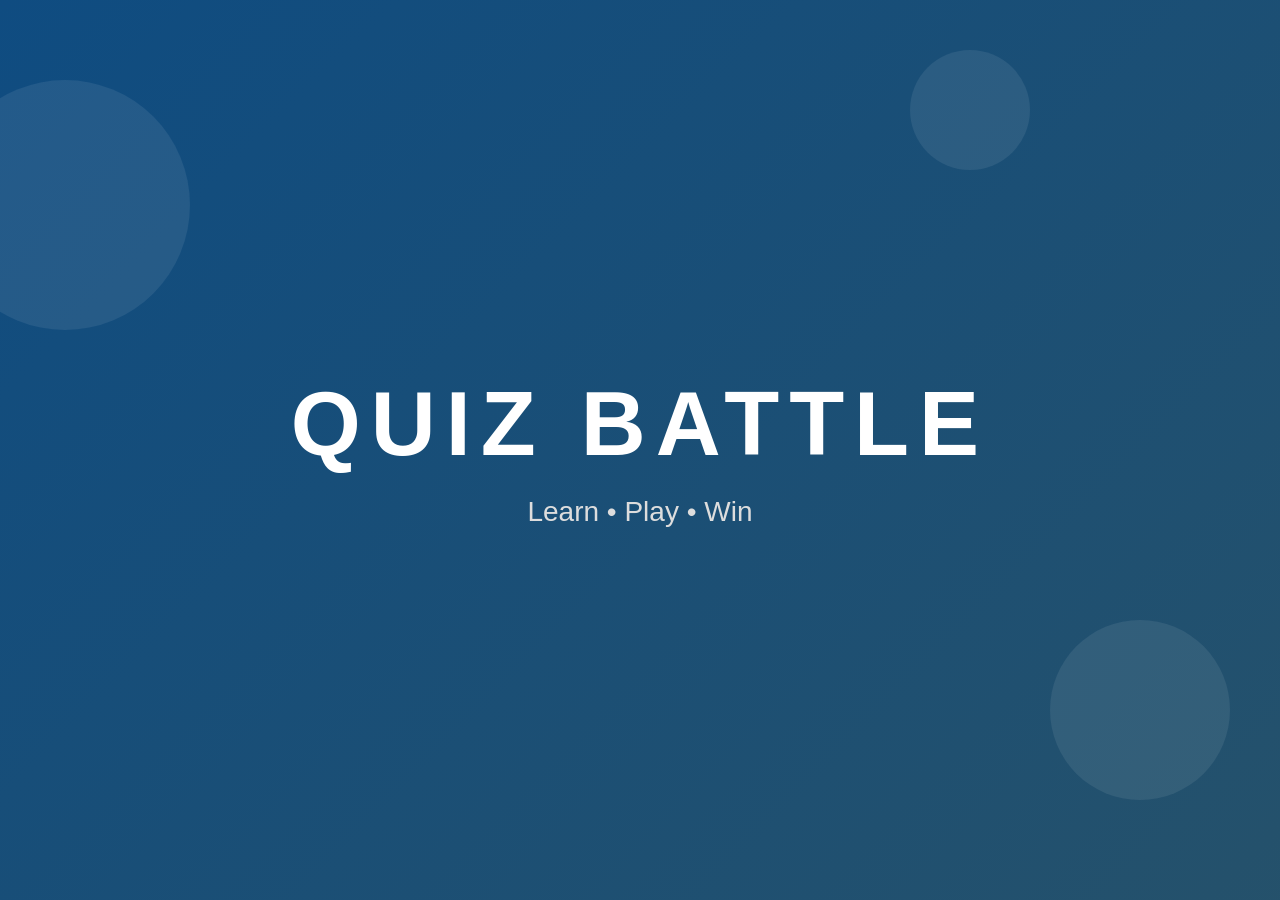
<file: frontend/index.html>
<!DOCTYPE html>
<html lang="en">

<head>
    <meta charset="UTF-8">
    <meta name="viewport" content="width=device-width, initial-scale=1.0">
    <title>Quiz Battle</title>
    <link rel="stylesheet" href="css/style.css">
</head>

<body>

    <!-- Floating Background Circles -->
    <div class="circle c1"></div>
    <div class="circle c2"></div>
    <div class="circle c3"></div>

    <div class="container">

        <h1 class="title">QUIZ BATTLE</h1>

        <p class="subtitle">
            Learn • Play • Win
        </p>

    </div>

    <script src="js/script.js"></script>

</body>

</html>
</file>
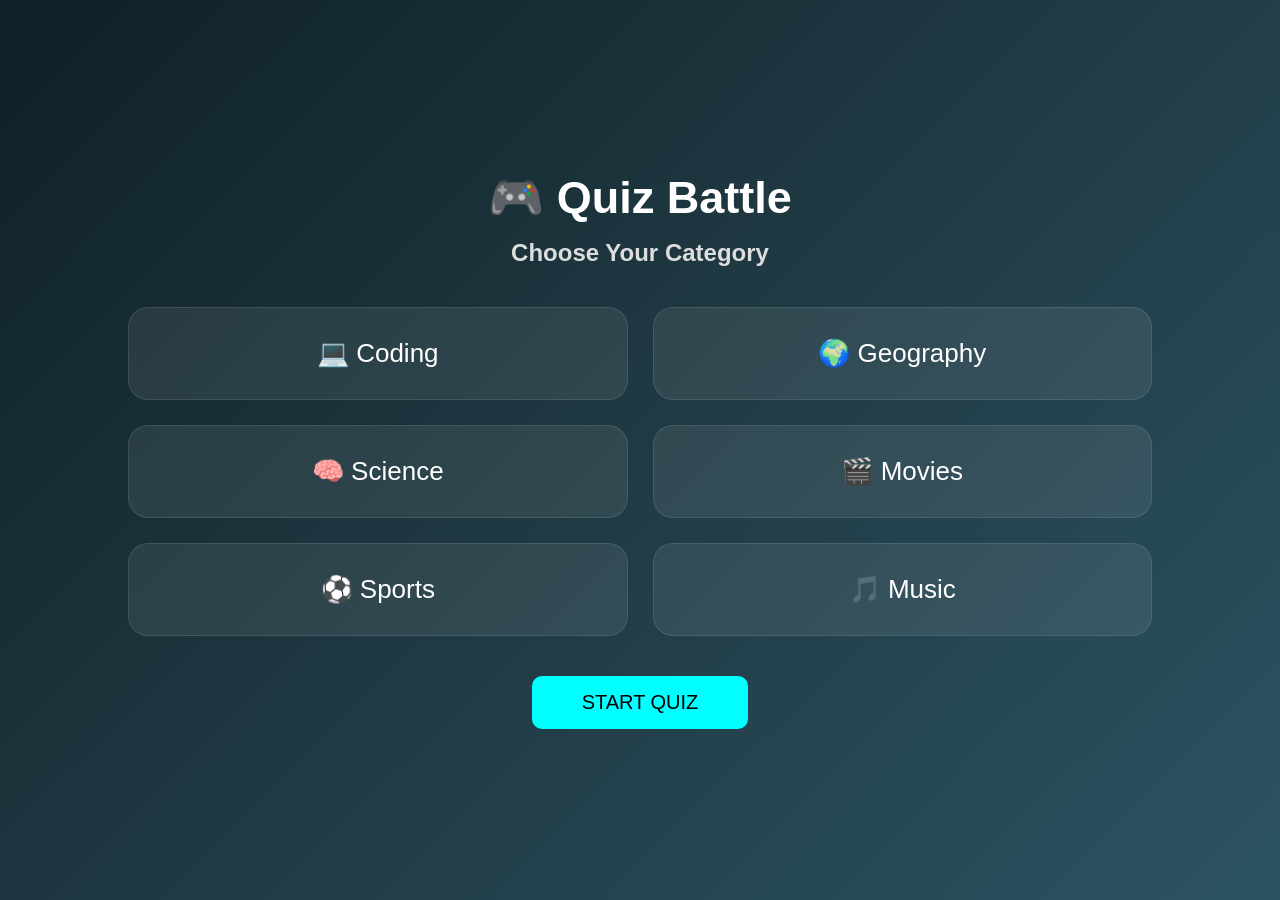
<file: frontend/category.html>
<!DOCTYPE html>
<html lang="en">
<head>
    <meta charset="UTF-8">
    <meta name="viewport" content="width=device-width, initial-scale=1.0">
    <title>Select Category</title>

    <link rel="stylesheet" href="category.css">
</head>

<body>

<div class="container">

    <h1>🎮 Quiz Battle</h1>

    <h2>Choose Your Category</h2>

    <div class="grid">

        <div class="card">💻 Coding</div>

        <div class="card">🌍 Geography</div>

        <div class="card">🧠 Science</div>

        <div class="card">🎬 Movies</div>

        <div class="card">⚽ Sports</div>

        <div class="card">🎵 Music</div>

    </div>

    <button id="startBtn">START QUIZ</button>

</div>
<script src="category.js"></script>
</body>
</html>
</file>
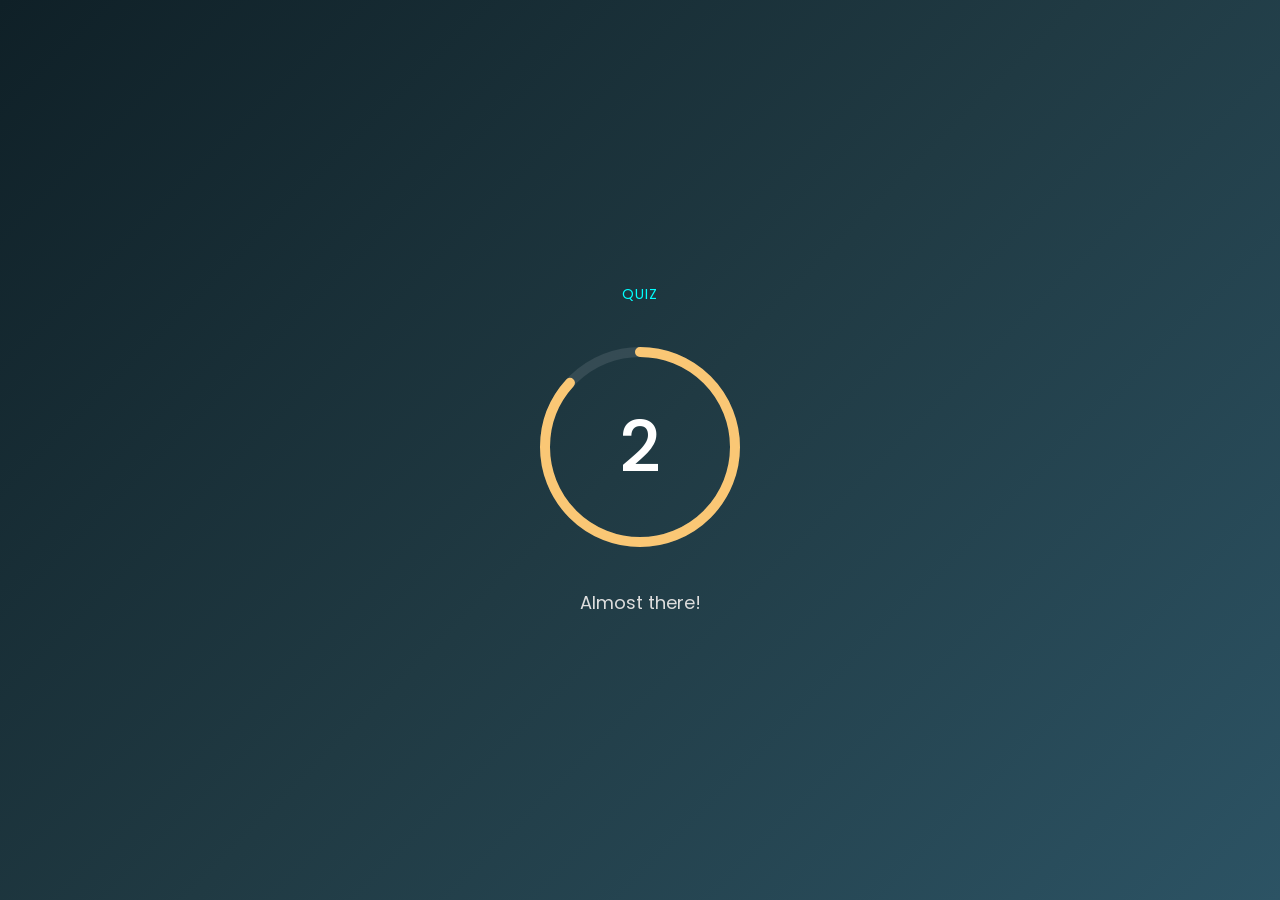
<file: frontend/countdown.html>
<!DOCTYPE html>
<html lang="en">
<head>
    <meta charset="UTF-8">
    <meta name="viewport" content="width=device-width, initial-scale=1.0">
    <title>Get Ready - Quiz Battle</title>
    <link href="https://fonts.googleapis.com/css2?family=Poppins:wght@300;500;700&display=swap" rel="stylesheet">
    <link rel="stylesheet" href="countdown.css">
</head>
<body>

    <div class="countdown-wrap">
        <div class="category-label" id="cat-label">Loading...</div>

        <div class="circle-wrap">
            <svg class="circle-svg" viewBox="0 0 220 220">
                <circle class="circle-bg" cx="110" cy="110" r="95"/>
                <circle class="circle-progress" id="ring" cx="110" cy="110" r="95"/>
            </svg>
            <div class="circle-number" id="num">3</div>
            <div class="go-text" id="go-text">GO!</div>
        </div>

        <div class="status-text" id="status">Get ready...</div>
    </div>

    <script src="countdown.js"></script>
</body>
</html>
</file>
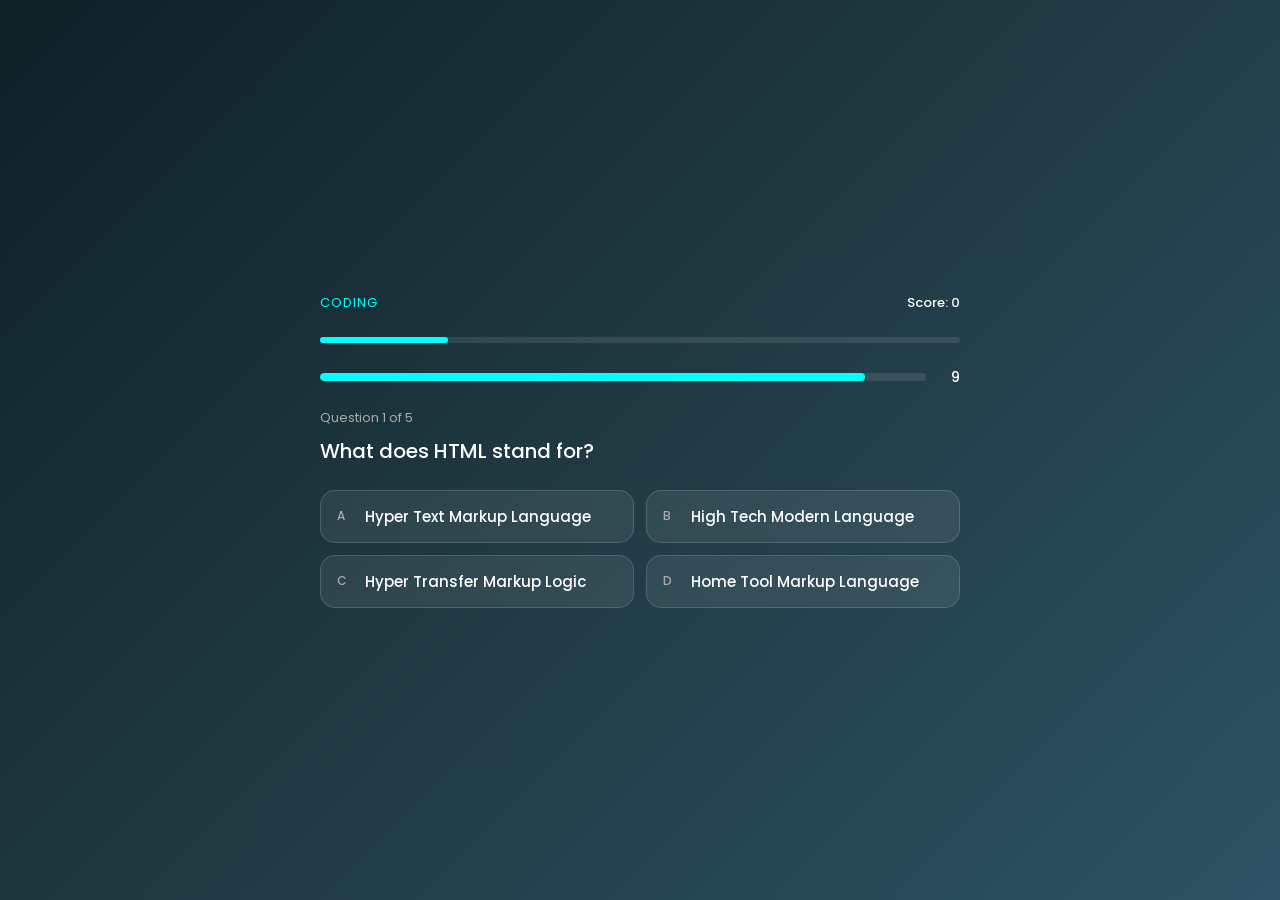
<file: frontend/quiz.html>
<!DOCTYPE html>
<html lang="en">
<head>
    <meta charset="UTF-8">
    <meta name="viewport" content="width=device-width, initial-scale=1.0">
    <title>Quiz - Quiz Battle</title>
    <link href="https://fonts.googleapis.com/css2?family=Poppins:wght@300;500;700&display=swap" rel="stylesheet">
    <link rel="stylesheet" href="quiz.css">
</head>
<body>
    <div class="quiz-container">
        <div id="quiz-screen">
            <div class="qb-header">
                <span class="qb-category" id="qb-cat">Coding</span>
                <span class="qb-score">Score: <span id="qb-score">0</span></span>
            </div>
            <div class="progress-bar"><div class="progress-fill" id="qb-progress"></div></div>
            <div class="timer-wrap">
                <div class="timer-bar"><div class="timer-fill" id="timer-fill"></div></div>
                <div class="timer-num" id="timer-num">10</div>
            </div>
            <div class="qnum" id="qb-qnum">Question 1 of 5</div>
            <div class="question" id="qb-question"></div>
            <div class="options" id="qb-options"></div>
        </div>

        <div id="result-screen" style="display:none">
            <div class="result-msg" id="result-msg"></div>
            <div class="result-score" id="result-score"></div>
            <p class="result-label">out of 5 questions</p>
            <button onclick="location.href='category.html'">Play Again</button>
        </div>
    </div>
    <script src="quiz.js"></script>
</body>
</html>
</file>
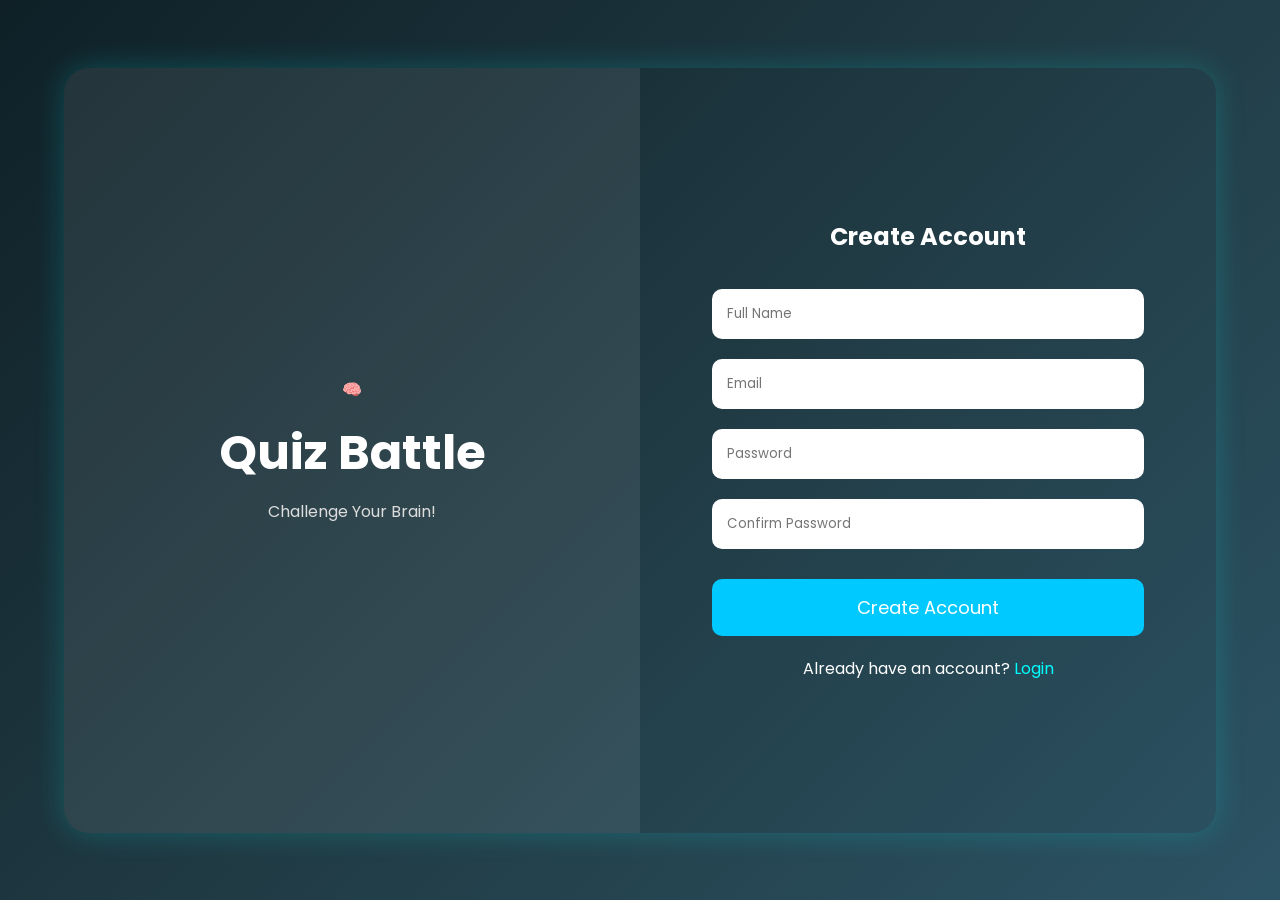
<file: frontend/signup.html>
<!DOCTYPE html>
<html lang="en">
<head>
    <meta charset="UTF-8">
    <meta name="viewport" content="width=device-width, initial-scale=1.0">
    <title>Sign Up - Quiz Battle</title>

    <link rel="stylesheet" href="signup.css">

    <link href="https://fonts.googleapis.com/css2?family=Poppins:wght@300;500;700&display=swap" rel="stylesheet">
</head>

<body>

<div class="container">

    <div class="left">

        <div class="logo">
            🧠
            <h1>Quiz Battle</h1>
            <p>Challenge Your Brain!</p>
        </div>

    </div>

    <div class="right">

        <div class="card">

            <h2>Create Account</h2>

            <input type="text" placeholder="Full Name">

            <input type="email" placeholder="Email">

            <input type="password" placeholder="Password">

            <input type="password" placeholder="Confirm Password">

           <button id="createBtn">Create Account</button>
             
            <p>
                Already have an account?
                <a href="login.html">Login</a>
            </p>

        </div>

    </div>

</div>
<script>
  document.getElementById("createBtn").addEventListener("click", function () {
    const name = document.querySelector('input[placeholder="Full Name"]').value.trim();
    const email = document.querySelector('input[placeholder="Email"]').value.trim();
    const password = document.querySelector('input[placeholder="Password"]').value.trim();
    const confirm = document.querySelector('input[placeholder="Confirm Password"]').value.trim();

    if (!name || !email || !password || !confirm) {
      alert("Please fill in all fields.");
      return;
    }

    if (password !== confirm) {
      alert("Passwords do not match!");
      return;
    }

    // Save user to localStorage
    localStorage.setItem("quizUser", JSON.stringify({ name, email }));

    // Redirect to category page
    window.location.href = "category.html";
  });
</script>
</body>
</html>
</file>
<file: frontend/css/style.css>
*{
    margin:0;
    padding:0;
    box-sizing:border-box;
    font-family:Arial,sans-serif;
}

body{

    height:100vh;
    overflow:hidden;

    display:flex;
    justify-content:center;
    align-items:center;

    background:linear-gradient(-45deg,#0f2027,#203a43,#2c5364,#0f4c81);
    background-size:400% 400%;

    animation:bg 10s ease infinite;

}

.container{

    text-align:center;
    z-index:2;

}

.title{

    color:white;

    font-size:90px;

    letter-spacing:10px;

    animation:zoom 2s ease,
              glow 2s infinite alternate;

}

.subtitle{

    color:#ddd;

    font-size:28px;

    margin-top:20px;

    opacity:0;

    animation:fade 2s forwards;

    animation-delay:1.8s;

}

/* Floating circles */

.circle{

    position:absolute;

    border-radius:50%;

    background:rgba(255,255,255,.08);

    animation:float 8s infinite;

}

.c1{

    width:250px;
    height:250px;

    left:-60px;
    top:80px;

}

.c2{

    width:180px;
    height:180px;

    right:50px;
    bottom:100px;

}

.c3{

    width:120px;
    height:120px;

    top:50px;
    right:250px;

}

@keyframes bg{

0%{

background-position:0% 50%;

}

50%{

background-position:100% 50%;

}

100%{

background-position:0% 50%;

}

}

@keyframes glow{

from{

text-shadow:
0 0 10px cyan,
0 0 20px cyan,
0 0 40px cyan;

}

to{

text-shadow:
0 0 20px white,
0 0 40px cyan,
0 0 80px cyan;

}

}

@keyframes zoom{

from{

opacity:0;

transform:scale(.4);

}

to{

opacity:1;

transform:scale(1);

}

}

@keyframes fade{

from{

opacity:0;

}

to{

opacity:1;

}

}

@keyframes float{

0%{

transform:translateY(0px);

}

50%{

transform:translateY(-30px);

}

100%{

transform:translateY(0px);

}

}
</file>
<file: frontend/category.css>
*{
    margin:0;
    padding:0;
    box-sizing:border-box;
    font-family:Poppins,sans-serif;
}

body{

    height:100vh;

    display:flex;

    justify-content:center;

    align-items:center;

    background:linear-gradient(135deg,#0f2027,#203a43,#2c5364);

}

.container{

    text-align:center;

    width:80%;

}

h1{

    color:white;

    margin-bottom:15px;

    font-size:45px;

}

h2{

    color:#ddd;

    margin-bottom:40px;

}

.grid{

    display:grid;

    grid-template-columns:repeat(2,1fr);

    gap:25px;

}

.card{

    background:rgba(255,255,255,.08);

    padding:30px;

    border-radius:20px;

    color:white;

    font-size:26px;

    cursor:pointer;

    transition:.3s;

    border:1px solid rgba(255,255,255,.1);

}

.card:hover{

    transform:translateY(-8px) scale(1.03);

    background:rgba(0,255,255,.15);

    box-shadow:0 0 20px cyan;

}

button{

    margin-top:40px;

    padding:15px 50px;

    font-size:20px;

    border:none;

    border-radius:10px;

    cursor:pointer;

    background:cyan;

    transition:.3s;

}

button:hover{

    transform:scale(1.05);

}
.selected{

    background:rgba(0,255,255,.25);

    border:2px solid cyan;

    box-shadow:0 0 25px cyan;

    transform:scale(1.05);

}
</file>
<file: frontend/countdown.css>
* {
    margin: 0;
    padding: 0;
    box-sizing: border-box;
    font-family: Poppins, sans-serif;
}

body {
    height: 100vh;
    display: flex;
    justify-content: center;
    align-items: center;
    background: linear-gradient(135deg, #0f2027, #203a43, #2c5364);
}

.countdown-wrap {
    display: flex;
    flex-direction: column;
    align-items: center;
    justify-content: center;
}

.category-label {
    font-size: 14px;
    color: cyan;
    margin-bottom: 2rem;
    letter-spacing: 0.08em;
    text-transform: uppercase;
}

.circle-wrap {
    position: relative;
    width: 220px;
    height: 220px;
    margin-bottom: 2rem;
}

.circle-svg {
    transform: rotate(-90deg);
    width: 220px;
    height: 220px;
}

.circle-bg {
    fill: none;
    stroke: rgba(255, 255, 255, 0.1);
    stroke-width: 10;
}

.circle-progress {
    fill: none;
    stroke: cyan;
    stroke-width: 10;
    stroke-linecap: round;
    transition: stroke-dashoffset 0.95s linear, stroke 0.3s;
}

.circle-number {
    position: absolute;
    inset: 0;
    display: flex;
    align-items: center;
    justify-content: center;
    font-size: 72px;
    font-weight: 500;
    color: white;
}

.go-text {
    position: absolute;
    inset: 0;
    display: flex;
    align-items: center;
    justify-content: center;
    font-size: 54px;
    font-weight: 700;
    color: cyan;
    opacity: 0;
    transform: scale(0.7);
    transition: opacity 0.4s ease, transform 0.4s ease;
}

.go-text.show {
    opacity: 1;
    transform: scale(1);
}

.status-text {
    font-size: 18px;
    color: #ddd;
    min-height: 24px;
}
</file>
<file: frontend/quiz.css>
* { margin:0; padding:0; box-sizing:border-box; font-family:Poppins,sans-serif; }
body { min-height:100vh; display:flex; justify-content:center; align-items:center; background:linear-gradient(135deg,#0f2027,#203a43,#2c5364); padding: 2rem; }
.quiz-container { width: 100%; max-width: 640px; }
.qb-header { display:flex; justify-content:space-between; margin-bottom:1.5rem; }
.qb-category { font-size:13px; color:cyan; text-transform:uppercase; letter-spacing:0.08em; }
.qb-score { font-size:13px; font-weight:500; color:white; }
.progress-bar { width:100%; height:6px; background:rgba(255,255,255,0.1); border-radius:99px; margin-bottom:1.5rem; }
.progress-fill { height:100%; background:cyan; border-radius:99px; transition:width 0.4s ease; width:20%; }
.timer-wrap { display:flex; align-items:center; gap:10px; margin-bottom:1.25rem; }
.timer-bar { flex:1; height:8px; background:rgba(255,255,255,0.1); border-radius:99px; overflow:hidden; }
.timer-fill { height:100%; background:cyan; border-radius:99px; transition:width 1s linear, background 0.3s; width:100%; }
.timer-num { font-size:14px; font-weight:500; color:white; min-width:24px; text-align:right; }
.qnum { font-size:13px; color:#aaa; margin-bottom:0.5rem; }
.question { font-size:20px; font-weight:500; color:white; line-height:1.5; margin-bottom:1.5rem; }
.options { display:grid; grid-template-columns:1fr 1fr; gap:12px; }
.opt { background:rgba(255,255,255,0.08); border:1px solid rgba(255,255,255,0.15); border-radius:15px; padding:14px 16px; cursor:pointer; font-size:15px; color:white; text-align:left; display:flex; align-items:center; gap:10px; transition:0.2s; font-family:Poppins,sans-serif; }
.opt:hover:not(:disabled) { background:rgba(0,255,255,0.15); border-color:cyan; }
.opt .letter { font-size:12px; color:#aaa; min-width:18px; }
.opt.correct { background:rgba(29,158,117,0.3); border:2px solid #1D9E75; }
.opt.wrong { background:rgba(226,75,74,0.3); border:2px solid #E24B4A; }
.opt:disabled { cursor:default; }
#result-screen { text-align:center; padding:3rem 0; }
.result-msg { font-size:22px; font-weight:500; color:cyan; margin-bottom:1rem; }
.result-score { font-size:56px; font-weight:700; color:white; }
.result-label { color:#aaa; margin-bottom:2rem; }
button { padding:14px 40px; font-size:16px; border:none; border-radius:10px; background:cyan; cursor:pointer; font-family:Poppins,sans-serif; font-weight:500; transition:0.2s; }
button:hover { transform:scale(1.05); }
</file>
<file: frontend/signup.css>
*{
    margin:0;
    padding:0;
    box-sizing:border-box;
    font-family:'Poppins',sans-serif;
}

body{

    height:100vh;
    background:linear-gradient(135deg,#0f2027,#203a43,#2c5364);
    display:flex;
    justify-content:center;
    align-items:center;

}

.container{

    width:90%;
    height:85vh;

    display:flex;

    border-radius:25px;

    overflow:hidden;

    box-shadow:0 0 30px rgba(0,255,255,.2);

}

.left{

    width:50%;
    background:rgba(255,255,255,.08);

    display:flex;
    justify-content:center;
    align-items:center;

    color:white;
}

.logo{

    text-align:center;

}

.logo h1{

    margin-top:15px;
    font-size:48px;

}

.logo p{

    margin-top:10px;
    color:#ddd;

}

.right{

    width:50%;
    display:flex;
    justify-content:center;
    align-items:center;

}

.card{

    width:75%;

}

.card h2{

    color:white;

    text-align:center;

    margin-bottom:25px;

}

input{

    width:100%;
    padding:15px;
    margin:10px 0;

    border:none;

    outline:none;

    border-radius:10px;

}

button{

    width:100%;

    padding:15px;

    margin-top:20px;

    background:#00c9ff;

    color:white;

    border:none;

    border-radius:10px;

    font-size:18px;

    cursor:pointer;

    transition:.3s;

}

button:hover{

    transform:scale(1.03);

}

.card p{

    text-align:center;

    color:white;

    margin-top:20px;

}

.card a{

    color:cyan;

    text-decoration:none;

}
</file>
